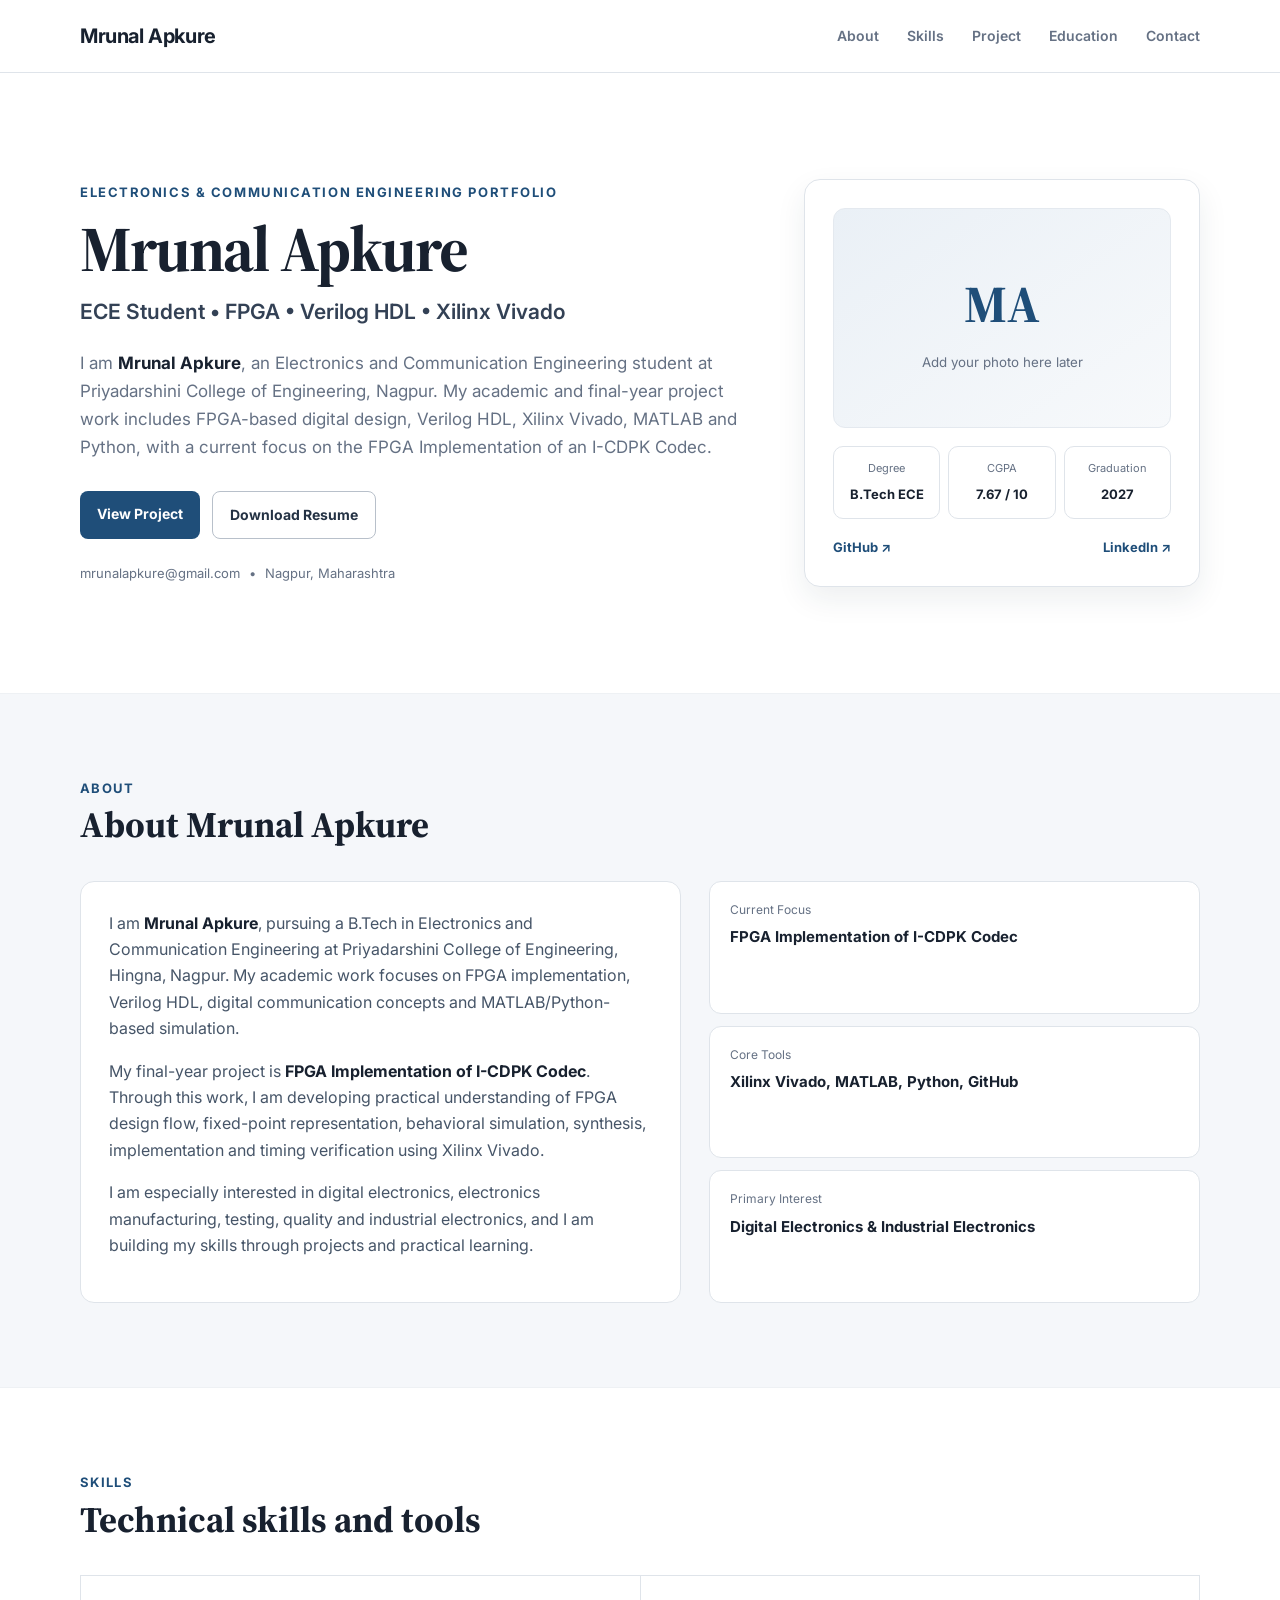
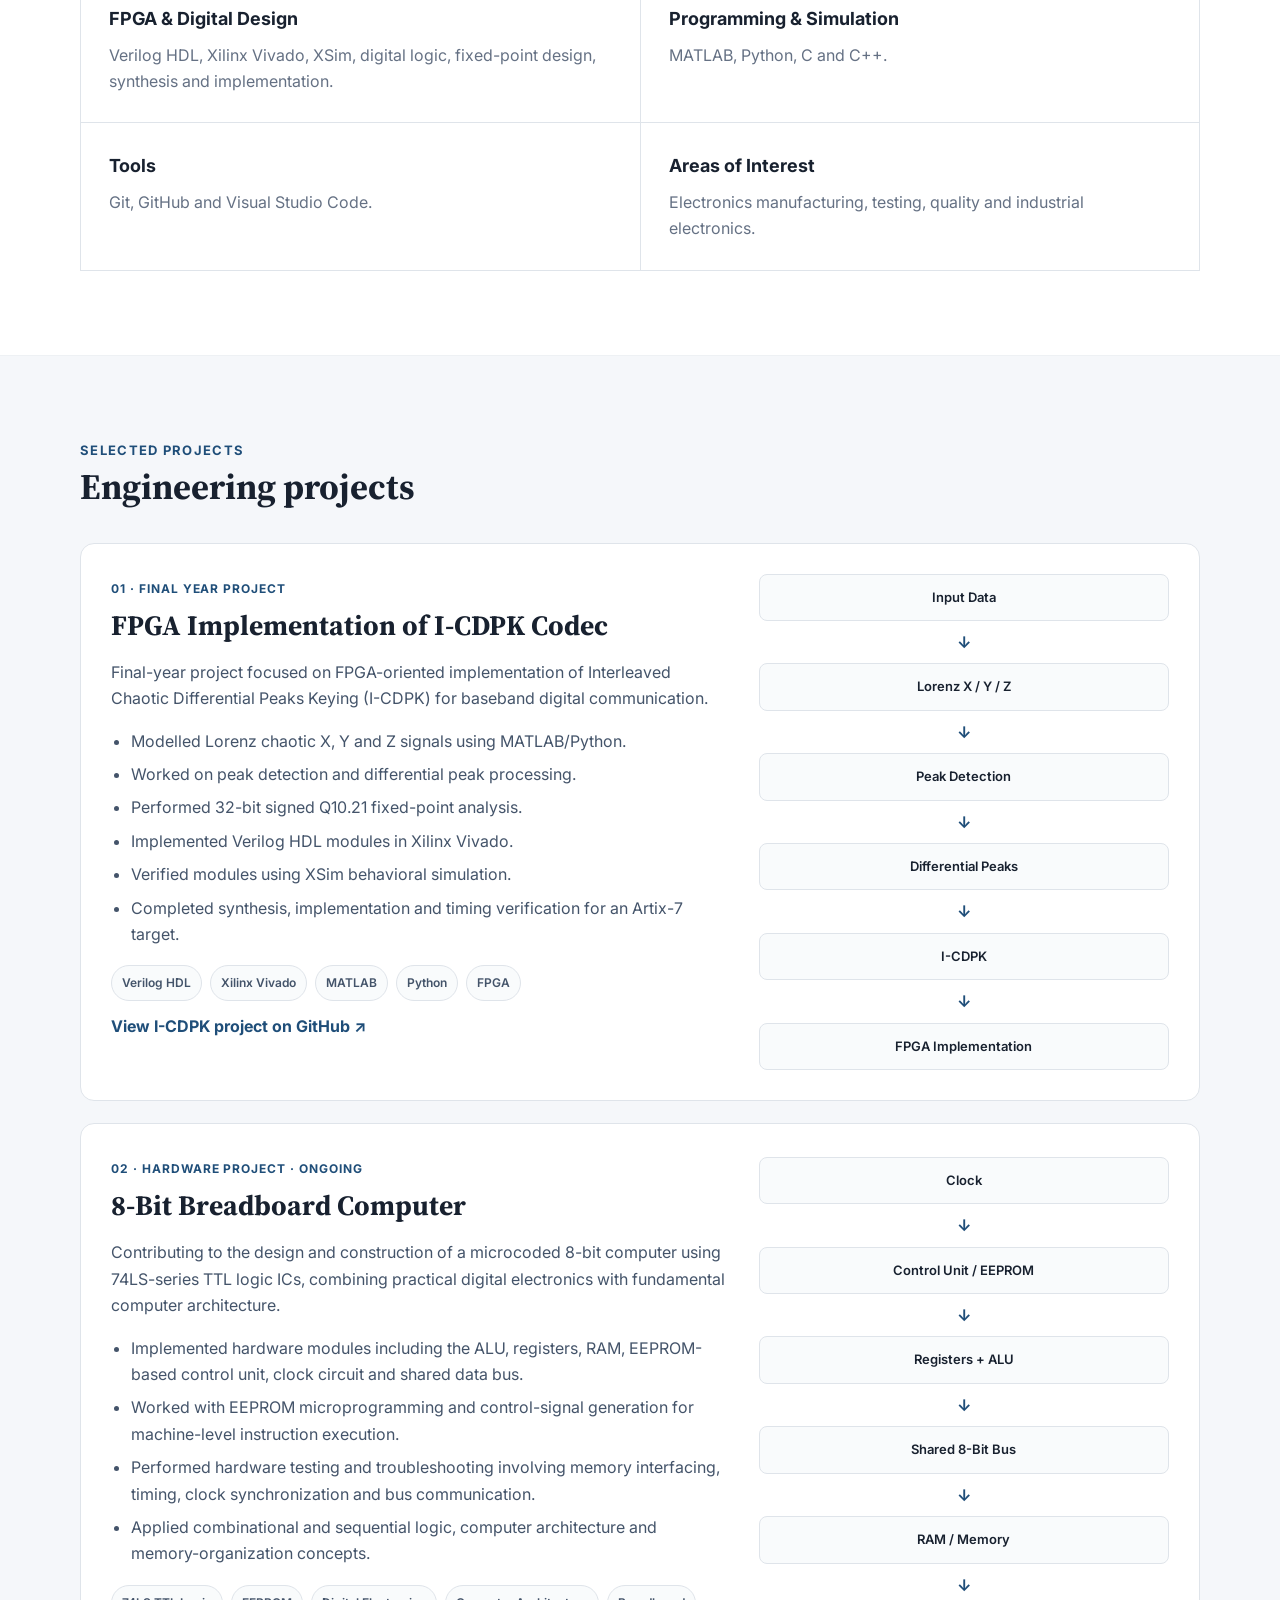
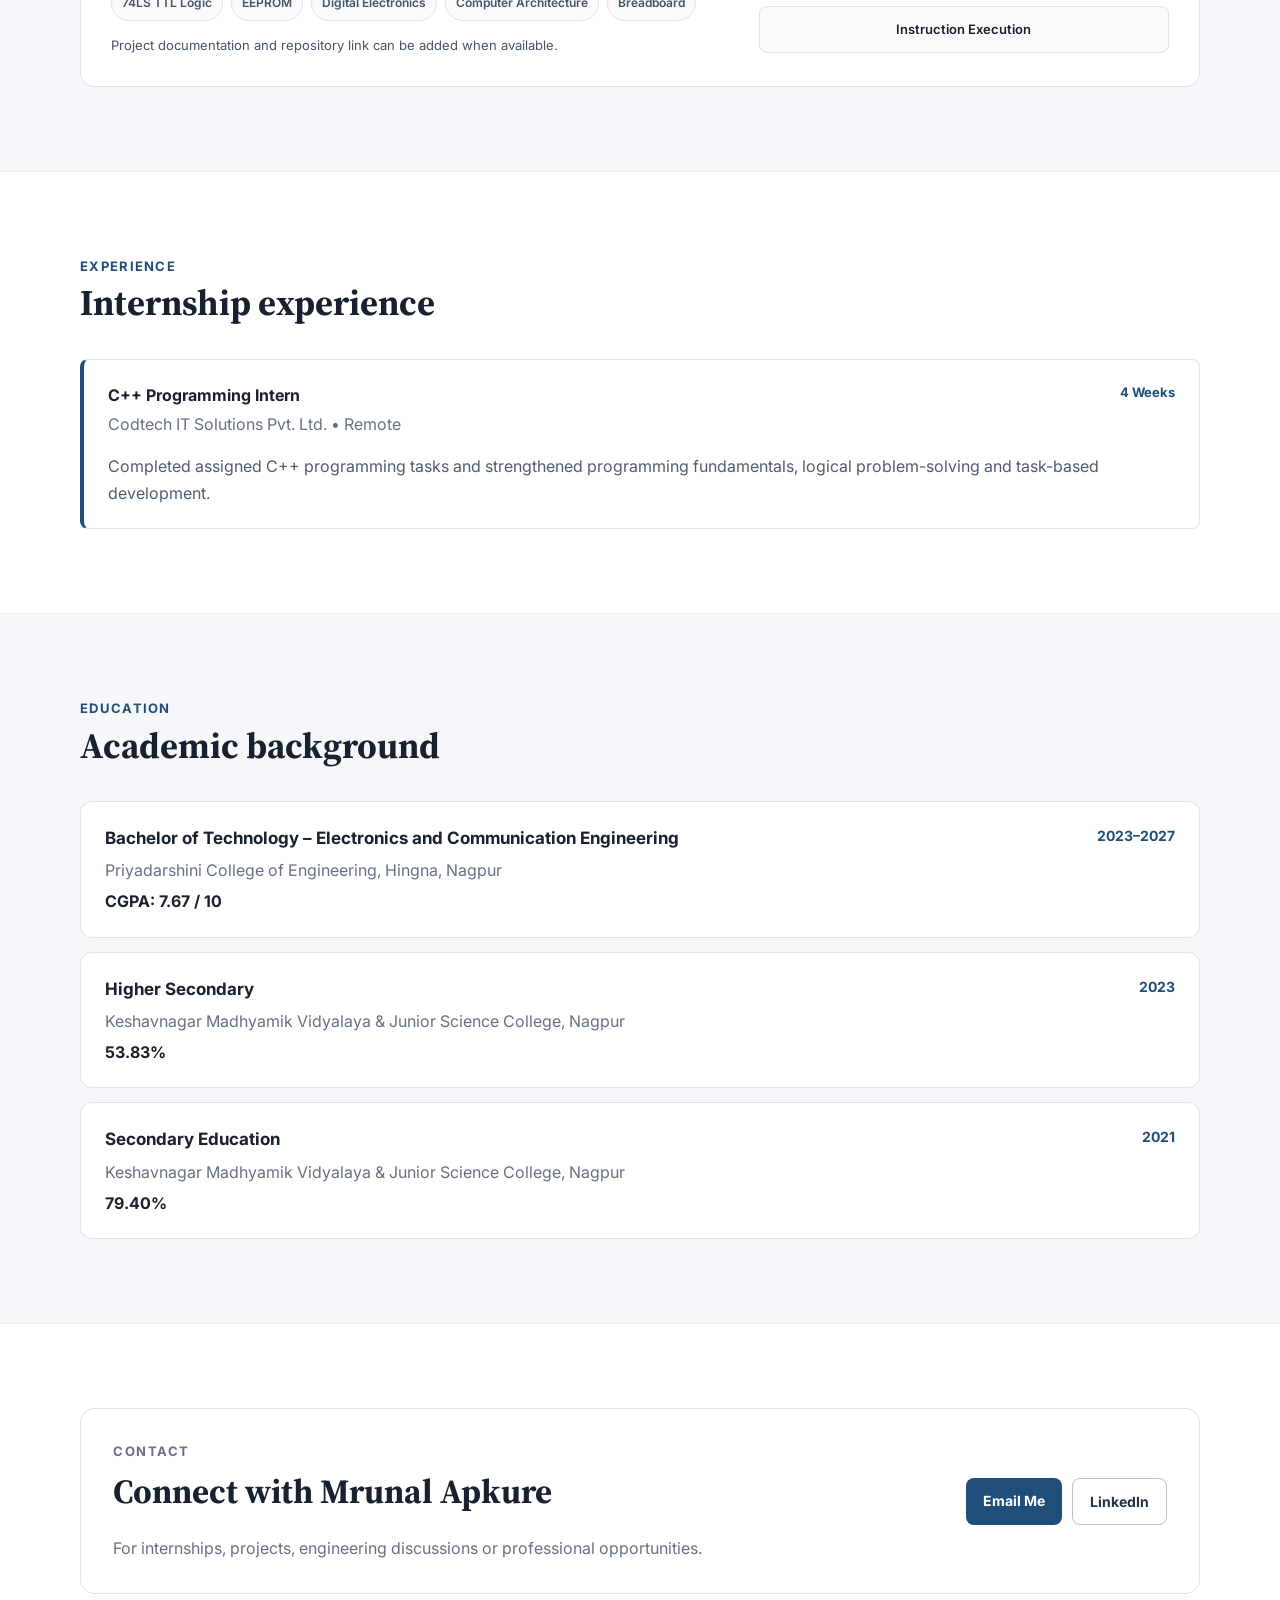
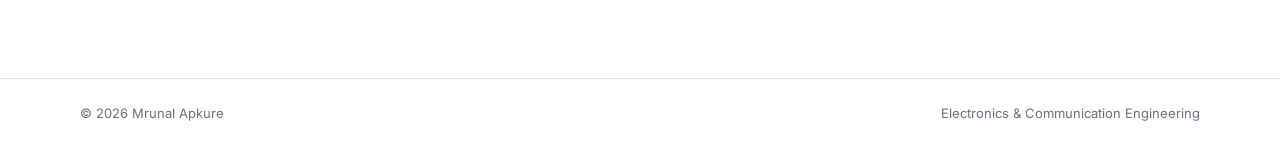
<file: index.html>
<!DOCTYPE html>
<html lang="en">
<head>
  <meta charset="UTF-8">
  <meta name="viewport" content="width=device-width, initial-scale=1.0">

  <title>Mrunal Apkure | ECE Student, FPGA & Verilog Portfolio</title>
  <meta name="description" content="Official portfolio of Mrunal Apkure, an Electronics and Communication Engineering student in Nagpur. Explore FPGA, Verilog HDL, Xilinx Vivado, MATLAB, Python and I-CDPK project work.">
  <meta name="author" content="Mrunal Apkure">
  <meta name="robots" content="index,follow,max-image-preview:large,max-snippet:-1,max-video-preview:-1">
  <meta name="googlebot" content="index,follow">
  <meta name="theme-color" content="#1f4e79">

  <link rel="canonical" href="https://mrunalapkure.github.io/">
  <link rel="icon" href="favicon.svg" type="image/svg+xml">
  <link rel="sitemap" type="application/xml" href="/sitemap.xml">

  <meta property="og:type" content="profile">
  <meta property="og:title" content="Mrunal Apkure | ECE Student, FPGA & Verilog Portfolio">
  <meta property="og:description" content="Official portfolio of Mrunal Apkure featuring FPGA, Verilog HDL, Xilinx Vivado, MATLAB/Python and I-CDPK project work.">
  <meta property="og:url" content="https://mrunalapkure.github.io/">
  <meta property="og:site_name" content="Mrunal Apkure Portfolio">
  <meta property="profile:first_name" content="Mrunal">
  <meta property="profile:last_name" content="Apkure">

  <meta name="twitter:card" content="summary">
  <meta name="twitter:title" content="Mrunal Apkure | ECE Student, FPGA & Verilog Portfolio">
  <meta name="twitter:description" content="Portfolio of Mrunal Apkure: FPGA, Verilog HDL, Xilinx Vivado, MATLAB/Python and I-CDPK project work.">

  <link rel="preconnect" href="https://fonts.googleapis.com">
  <link rel="preconnect" href="https://fonts.gstatic.com" crossorigin>
  <link href="https://fonts.googleapis.com/css2?family=Inter:wght@400;500;600;700&family=Source+Serif+4:wght@600;700&display=swap" rel="stylesheet">
  <link rel="stylesheet" href="style.css">

  <script type="application/ld+json">
  {
    "@context": "https://schema.org",
    "@graph": [
      {
        "@type": "WebSite",
        "@id": "https://mrunalapkure.github.io/#website",
        "url": "https://mrunalapkure.github.io/",
        "name": "Mrunal Apkure Portfolio",
        "description": "Official portfolio website of Mrunal Apkure.",
        "inLanguage": "en-IN"
      },
      {
        "@type": "ProfilePage",
        "@id": "https://mrunalapkure.github.io/#profile",
        "url": "https://mrunalapkure.github.io/",
        "name": "Mrunal Apkure | ECE Student, FPGA & Verilog Portfolio",
        "isPartOf": {
          "@id": "https://mrunalapkure.github.io/#website"
        },
        "mainEntity": {
          "@type": "Person",
          "@id": "https://mrunalapkure.github.io/#mrunal-apkure",
          "name": "Mrunal Apkure",
          "url": "https://mrunalapkure.github.io/",
          "description": "Electronics and Communication Engineering student with academic and project experience in FPGA-based digital design, Verilog HDL, Xilinx Vivado, MATLAB and Python.",
          "sameAs": [
            "https://github.com/mrunalapkure",
            "https://www.linkedin.com/in/mrunal-apkure-124862300"
          ],
          "homeLocation": {
            "@type": "Place",
            "name": "Nagpur, Maharashtra, India"
          },
          "alumniOf": {
            "@type": "CollegeOrUniversity",
            "name": "Priyadarshini College of Engineering, Hingna, Nagpur"
          },
          "knowsAbout": [
            "FPGA",
            "Verilog HDL",
            "Xilinx Vivado",
            "Digital Electronics",
            "MATLAB",
            "Python",
            "I-CDPK"
          ]
        }
      }
    ]
  }
  </script>
</head>
<body>
<header class="site-header">
    <div class="container nav">
      <a href="#home" class="brand" aria-label="Mrunal Apkure portfolio home">Mrunal Apkure</a>
      <button class="menu-btn" aria-label="Open menu">☰</button>
      <nav class="nav-links">
        <a href="#about">About</a>
        <a href="#skills">Skills</a>
        <a href="#project">Project</a>
        <a href="#education">Education</a>
        <a href="#contact">Contact</a>
      </nav>
    </div>
  </header>

  <main>
    <section id="home" class="hero container">
      <div class="hero-copy reveal">
        <p class="kicker">Electronics & Communication Engineering Portfolio</p>
        <h1>Mrunal Apkure</h1>
        <h2>ECE Student • FPGA • Verilog HDL • Xilinx Vivado</h2>
        <p class="hero-text">
          I am <strong>Mrunal Apkure</strong>, an Electronics and Communication Engineering student at
          Priyadarshini College of Engineering, Nagpur. My academic and final-year project work includes
          FPGA-based digital design, Verilog HDL, Xilinx Vivado, MATLAB and Python, with a current focus on
          the FPGA Implementation of an I-CDPK Codec.
        </p>

        <div class="actions">
          <a href="#project" class="btn btn-primary">View Project</a>
          <a href="Mrunal_Apkure_Resume.pdf" class="btn btn-outline">Download Resume</a>
        </div>

        <div class="quick-links">
          <a href="mailto:mrunalapkure@gmail.com">mrunalapkure@gmail.com</a>
          <span>•</span>
          <span>Nagpur, Maharashtra</span>
        </div>
      </div>

      <aside class="profile-panel reveal delay-1">
        <div class="photo-placeholder">
          <span>MA</span>
          <small>Add your photo here later</small>
        </div>
        <div class="profile-meta">
          <div><span>Degree</span><strong>B.Tech ECE</strong></div>
          <div><span>CGPA</span><strong>7.67 / 10</strong></div>
          <div><span>Graduation</span><strong>2027</strong></div>
        </div>
        <div class="profile-links">
          <a href="https://github.com/mrunalapkure" target="_blank" rel="me noopener">GitHub ↗</a>
          <a href="https://www.linkedin.com/in/mrunal-apkure-124862300" target="_blank" rel="me noopener">LinkedIn ↗</a>
        </div>
      </aside>
    </section>

    <section id="about" class="section section-alt">
      <div class="container">
        <div class="section-title reveal">
          <p>About</p>
          <h3>About Mrunal Apkure</h3>
        </div>
        <div class="about-grid">
          <div class="card reveal">
            <p>
              I am <strong>Mrunal Apkure</strong>, pursuing a B.Tech in Electronics and Communication
              Engineering at Priyadarshini College of Engineering, Hingna, Nagpur. My academic work focuses
              on FPGA implementation, Verilog HDL, digital communication concepts and MATLAB/Python-based
              simulation.
            </p>
            <p>
              My final-year project is <strong>FPGA Implementation of I-CDPK Codec</strong>. Through this work,
              I am developing practical understanding of FPGA design flow, fixed-point representation,
              behavioral simulation, synthesis, implementation and timing verification using Xilinx Vivado.
            </p>
            <p>
              I am especially interested in digital electronics, electronics manufacturing, testing, quality
              and industrial electronics, and I am building my skills through projects and practical learning.
            </p>
          </div>
          <div class="highlights reveal delay-1">
            <div class="highlight">
              <span>Current Focus</span>
              <strong>FPGA Implementation of I-CDPK Codec</strong>
            </div>
            <div class="highlight">
              <span>Core Tools</span>
              <strong>Xilinx Vivado, MATLAB, Python, GitHub</strong>
            </div>
            <div class="highlight">
              <span>Primary Interest</span>
              <strong>Digital Electronics & Industrial Electronics</strong>
            </div>
          </div>
        </div>
      </div>
    </section>

    <section id="skills" class="section">
      <div class="container">
        <div class="section-title reveal">
          <p>Skills</p>
          <h3>Technical skills and tools</h3>
        </div>

        <div class="skills-list">
          <div class="skill-block reveal">
            <h4>FPGA & Digital Design</h4>
            <p>Verilog HDL, Xilinx Vivado, XSim, digital logic, fixed-point design, synthesis and implementation.</p>
          </div>
          <div class="skill-block reveal delay-1">
            <h4>Programming & Simulation</h4>
            <p>MATLAB, Python, C and C++.</p>
          </div>
          <div class="skill-block reveal delay-2">
            <h4>Tools</h4>
            <p>Git, GitHub and Visual Studio Code.</p>
          </div>
          <div class="skill-block reveal delay-3">
            <h4>Areas of Interest</h4>
            <p>Electronics manufacturing, testing, quality and industrial electronics.</p>
          </div>
        </div>
      </div>
    </section>

    <section id="project" class="section section-alt">
      <div class="container">
        <div class="section-title reveal">
          <p>Selected Projects</p>
          <h3>Engineering projects</h3>
        </div>

        <div class="projects-stack">
          <article class="project-card reveal">
            <div class="project-main">
              <span class="project-number">01 · Final Year Project</span>
              <h4>FPGA Implementation of I-CDPK Codec</h4>
              <p>Final-year project focused on FPGA-oriented implementation of Interleaved Chaotic Differential Peaks Keying (I-CDPK) for baseband digital communication.</p>
              <ul>
                <li>Modelled Lorenz chaotic X, Y and Z signals using MATLAB/Python.</li>
                <li>Worked on peak detection and differential peak processing.</li>
                <li>Performed 32-bit signed Q10.21 fixed-point analysis.</li>
                <li>Implemented Verilog HDL modules in Xilinx Vivado.</li>
                <li>Verified modules using XSim behavioral simulation.</li>
                <li>Completed synthesis, implementation and timing verification for an Artix-7 target.</li>
              </ul>
              <div class="project-tags">
                <span>Verilog HDL</span><span>Xilinx Vivado</span><span>MATLAB</span><span>Python</span><span>FPGA</span>
              </div>
              <a href="https://github.com/mrunalapkure/FPGA-Implementation-of-I-CDPK-Codec" target="_blank" rel="noopener" class="text-link">View I-CDPK project on GitHub ↗</a>
            </div>
            <div class="project-side">
              <div class="project-flow">
                <span>Input Data</span><b>↓</b><span>Lorenz X / Y / Z</span><b>↓</b><span>Peak Detection</span><b>↓</b><span>Differential Peaks</span><b>↓</b><span>I-CDPK</span><b>↓</b><span>FPGA Implementation</span>
              </div>
            </div>
          </article>

          <article class="project-card reveal">
            <div class="project-main">
              <span class="project-number">02 · Hardware Project · Ongoing</span>
              <h4>8-Bit Breadboard Computer</h4>
              <p>Contributing to the design and construction of a microcoded 8-bit computer using 74LS-series TTL logic ICs, combining practical digital electronics with fundamental computer architecture.</p>
              <ul>
                <li>Implemented hardware modules including the ALU, registers, RAM, EEPROM-based control unit, clock circuit and shared data bus.</li>
                <li>Worked with EEPROM microprogramming and control-signal generation for machine-level instruction execution.</li>
                <li>Performed hardware testing and troubleshooting involving memory interfacing, timing, clock synchronization and bus communication.</li>
                <li>Applied combinational and sequential logic, computer architecture and memory-organization concepts.</li>
              </ul>
              <div class="project-tags">
                <span>74LS TTL Logic</span><span>EEPROM</span><span>Digital Electronics</span><span>Computer Architecture</span><span>Breadboard</span>
              </div>
              <p class="project-note">Project documentation and repository link can be added when available.</p>
            </div>
            <div class="project-side">
              <div class="project-flow">
                <span>Clock</span><b>↓</b><span>Control Unit / EEPROM</span><b>↓</b><span>Registers + ALU</span><b>↓</b><span>Shared 8-Bit Bus</span><b>↓</b><span>RAM / Memory</span><b>↓</b><span>Instruction Execution</span>
              </div>
            </div>
          </article>
        </div>
      </div>
    </section>

    <section class="section">
      <div class="container">
        <div class="section-title reveal">
          <p>Experience</p>
          <h3>Internship experience</h3>
        </div>

        <article class="experience-card reveal">
          <div class="experience-heading">
            <div>
              <h4>C++ Programming Intern</h4>
              <p>Codtech IT Solutions Pvt. Ltd. • Remote</p>
            </div>
            <span>4 Weeks</span>
          </div>
          <p>
            Completed assigned C++ programming tasks and strengthened programming fundamentals,
            logical problem-solving and task-based development.
          </p>
        </article>
      </div>
    </section>

    <section id="education" class="section section-alt">
      <div class="container">
        <div class="section-title reveal">
          <p>Education</p>
          <h3>Academic background</h3>
        </div>

        <div class="education-list">
          <article class="edu-card reveal">
            <div>
              <h4>Bachelor of Technology – Electronics and Communication Engineering</h4>
              <p>Priyadarshini College of Engineering, Hingna, Nagpur</p>
              <strong>CGPA: 7.67 / 10</strong>
            </div>
            <span>2023–2027</span>
          </article>

          <article class="edu-card reveal delay-1">
            <div>
              <h4>Higher Secondary</h4>
              <p>Keshavnagar Madhyamik Vidyalaya & Junior Science College, Nagpur</p>
              <strong>53.83%</strong>
            </div>
            <span>2023</span>
          </article>

          <article class="edu-card reveal delay-2">
            <div>
              <h4>Secondary Education</h4>
              <p>Keshavnagar Madhyamik Vidyalaya & Junior Science College, Nagpur</p>
              <strong>79.40%</strong>
            </div>
            <span>2021</span>
          </article>
        </div>
      </div>
    </section>

    <section id="contact" class="section">
      <div class="container">
        <div class="contact-card reveal">
          <div>
            <p class="kicker">Contact</p>
            <h3>Connect with Mrunal Apkure</h3>
            <p>For internships, projects, engineering discussions or professional opportunities.</p>
          </div>
          <div class="contact-actions">
            <a href="mailto:mrunalapkure@gmail.com" class="btn btn-primary">Email Me</a>
            <a href="https://www.linkedin.com/in/mrunal-apkure-124862300" target="_blank" class="btn btn-outline">LinkedIn</a>
          </div>
        </div>
      </div>
    </section>
  </main>

  <footer>
    <div class="container footer-inner">
      <span>© <span id="year"></span> Mrunal Apkure</span>
      <span>Electronics & Communication Engineering</span>
    </div>
  </footer>

  <script src="script.js"></script>
</body>
</html>
</file>
<file: style.css>
*{box-sizing:border-box}
:root{
  --bg:#ffffff;
  --bg-soft:#f5f7fa;
  --text:#18212f;
  --muted:#657184;
  --line:#dfe4ea;
  --accent:#1f4e79;
  --accent-dark:#173a5b;
  --card:#ffffff;
}
html{scroll-behavior:smooth}
body{margin:0;font-family:Inter,Arial,sans-serif;color:var(--text);background:var(--bg);line-height:1.65}
a{color:inherit}
.container{width:min(1120px,calc(100% - 40px));margin:auto}
.site-header{position:sticky;top:0;z-index:50;background:rgba(255,255,255,.94);backdrop-filter:blur(10px);border-bottom:1px solid var(--line)}
.nav{height:72px;display:flex;align-items:center;justify-content:space-between}
.brand{text-decoration:none;font-weight:700;font-size:20px;letter-spacing:-.02em}
.nav-links{display:flex;gap:28px}
.nav-links a{text-decoration:none;color:var(--muted);font-size:14px;font-weight:600}
.nav-links a:hover{color:var(--accent)}
.menu-btn{display:none;background:none;border:0;font-size:24px}
.hero{min-height:620px;display:grid;grid-template-columns:1.25fr .75fr;gap:64px;align-items:center;padding:80px 0}
.kicker{font-size:13px;text-transform:uppercase;letter-spacing:.12em;font-weight:700;color:var(--accent);margin:0 0 12px}
h1,h2,h3,h4{margin-top:0}
.hero h1{font-family:"Source Serif 4",Georgia,serif;font-size:64px;line-height:1.05;margin-bottom:12px;letter-spacing:-.03em}
.hero h2{font-size:21px;font-weight:600;color:#334155;margin-bottom:20px}
.hero-text{font-size:17px;color:var(--muted);max-width:720px}
.actions{display:flex;gap:12px;margin:30px 0 24px}
.btn{display:inline-block;text-decoration:none;padding:11px 17px;border-radius:8px;font-weight:700;font-size:14px;transition:.2s}
.btn-primary{background:var(--accent);color:white}
.btn-primary:hover{background:var(--accent-dark);transform:translateY(-1px)}
.btn-outline{border:1px solid #b8c0ca;background:#fff;color:#243244}
.btn-outline:hover{border-color:var(--accent);color:var(--accent)}
.quick-links{display:flex;gap:9px;flex-wrap:wrap;color:var(--muted);font-size:13px}
.quick-links a{text-decoration:none}
.quick-links a:hover{color:var(--accent)}
.profile-panel{border:1px solid var(--line);border-radius:16px;padding:28px;background:var(--card);box-shadow:0 12px 30px rgba(31,46,61,.08)}
.photo-placeholder{height:220px;border-radius:12px;background:linear-gradient(145deg,#eaf0f6,#f7f9fb);display:grid;place-items:center;align-content:center;border:1px solid #e4e9ef}
.photo-placeholder span{font-family:"Source Serif 4",Georgia,serif;font-size:52px;font-weight:700;color:var(--accent)}
.photo-placeholder small{color:var(--muted);margin-top:5px}
.profile-meta{display:grid;grid-template-columns:repeat(3,1fr);gap:8px;margin-top:18px}
.profile-meta div{padding:12px 8px;border:1px solid var(--line);border-radius:10px;text-align:center}
.profile-meta span{display:block;font-size:11px;color:var(--muted);margin-bottom:3px}
.profile-meta strong{font-size:13px}
.profile-links{display:flex;justify-content:space-between;margin-top:18px}
.profile-links a{text-decoration:none;color:var(--accent);font-weight:700;font-size:13px}
.section{padding:84px 0}
.section-alt{background:var(--bg-soft);border-top:1px solid #eef1f4;border-bottom:1px solid #eef1f4}
.section-title{margin-bottom:34px}
.section-title p{margin:0 0 4px;color:var(--accent);font-weight:700;font-size:13px;text-transform:uppercase;letter-spacing:.1em}
.section-title h3{font-family:"Source Serif 4",Georgia,serif;font-size:36px;line-height:1.2;margin:0}
.about-grid{display:grid;grid-template-columns:1.1fr .9fr;gap:28px}
.card{background:#fff;border:1px solid var(--line);border-radius:14px;padding:28px}
.card p{margin-top:0;color:#465568}
.highlights{display:grid;gap:12px}
.highlight{background:#fff;border:1px solid var(--line);border-radius:12px;padding:18px 20px}
.highlight span{display:block;font-size:12px;color:var(--muted);margin-bottom:4px}
.highlight strong{font-size:15px}
.skills-list{display:grid;grid-template-columns:repeat(2,1fr);border-top:1px solid var(--line);border-left:1px solid var(--line)}
.skill-block{padding:28px;border-right:1px solid var(--line);border-bottom:1px solid var(--line);background:#fff}
.skill-block h4{font-size:18px;margin-bottom:8px}
.skill-block p{margin:0;color:var(--muted)}
.project-card{display:grid;grid-template-columns:1.2fr .8fr;gap:32px;background:#fff;border:1px solid var(--line);border-radius:14px;padding:30px}
.project-main>p{color:#44546a}
.project-main ul{padding-left:20px;color:#44546a}
.project-main li{margin-bottom:7px}
.text-link{display:inline-block;margin-top:12px;color:var(--accent);font-weight:700;text-decoration:none}
.project-side{display:flex;align-items:center}
.project-flow{width:100%;display:grid;gap:8px;text-align:center}
.project-flow span{padding:12px;border:1px solid var(--line);border-radius:8px;background:#f9fbfc;font-weight:600;font-size:13px}
.project-flow b{color:var(--accent)}
.experience-card{border-left:4px solid var(--accent);padding:22px 24px;background:#fff;border-top:1px solid var(--line);border-right:1px solid var(--line);border-bottom:1px solid var(--line);border-radius:8px}
.experience-heading{display:flex;justify-content:space-between;gap:20px}
.experience-heading h4{margin-bottom:3px}
.experience-heading p{margin:0;color:var(--muted)}
.experience-heading span{font-size:13px;color:var(--accent);font-weight:700}
.experience-card>p{margin-bottom:0;color:#4e5d70}
.education-list{display:grid;gap:14px}
.edu-card{display:flex;justify-content:space-between;gap:28px;background:#fff;border:1px solid var(--line);border-radius:12px;padding:22px 24px}
.edu-card h4{margin-bottom:5px;font-size:17px}
.edu-card p{margin:0 0 5px;color:var(--muted)}
.edu-card>span{white-space:nowrap;color:var(--accent);font-weight:700;font-size:14px}
.contact-card{border:1px solid var(--line);border-radius:14px;padding:32px;display:flex;justify-content:space-between;align-items:center;gap:30px}
.contact-card h3{font-family:"Source Serif 4",Georgia,serif;font-size:34px;margin-bottom:8px}
.contact-card p{color:var(--muted);margin-bottom:0}
.contact-actions{display:flex;gap:10px;flex-wrap:wrap}
footer{border-top:1px solid var(--line);padding:24px 0;color:var(--muted);font-size:13px}
.footer-inner{display:flex;justify-content:space-between;gap:20px}
.reveal{opacity:0;transform:translateY(16px);transition:opacity .55s ease,transform .55s ease}
.reveal.visible{opacity:1;transform:none}
.delay-1{transition-delay:.08s}.delay-2{transition-delay:.16s}.delay-3{transition-delay:.24s}
@media(max-width:900px){
  .hero{grid-template-columns:1fr;padding:64px 0}
  .profile-panel{max-width:560px}
  .about-grid,.project-card{grid-template-columns:1fr}
}
@media(max-width:700px){
  .nav-links{display:none;position:absolute;left:20px;right:20px;top:64px;background:white;border:1px solid var(--line);border-radius:10px;padding:14px;flex-direction:column;gap:12px;box-shadow:0 10px 30px rgba(0,0,0,.08)}
  .nav-links.open{display:flex}
  .menu-btn{display:block}
  .hero h1{font-size:48px}
  .skills-list{grid-template-columns:1fr}
  .profile-meta{grid-template-columns:1fr}
  .edu-card,.experience-heading,.contact-card,.footer-inner{flex-direction:column;align-items:flex-start}
}


.hero-text strong,
.card strong { color: var(--text); }

.brand:focus-visible,
.nav-links a:focus-visible,
.btn:focus-visible,
.profile-links a:focus-visible,
.text-link:focus-visible {
  outline: 3px solid rgba(31,78,121,.25);
  outline-offset: 3px;
  border-radius: 4px;
}

.projects-stack{display:grid;gap:22px}
.project-main h4{font-family:"Source Serif 4",Georgia,serif;font-size:28px;line-height:1.25;margin:8px 0 12px}
.project-number{display:inline-block;color:var(--accent);font-size:12px;font-weight:700;text-transform:uppercase;letter-spacing:.08em}
.project-tags{display:flex;flex-wrap:wrap;gap:8px;margin-top:18px}
.project-tags span{padding:7px 10px;border:1px solid var(--line);border-radius:999px;background:#f9fbfc;color:#44546a;font-size:12px;font-weight:600}
.project-note{margin:14px 0 0;color:var(--muted);font-size:13px}
</file>
